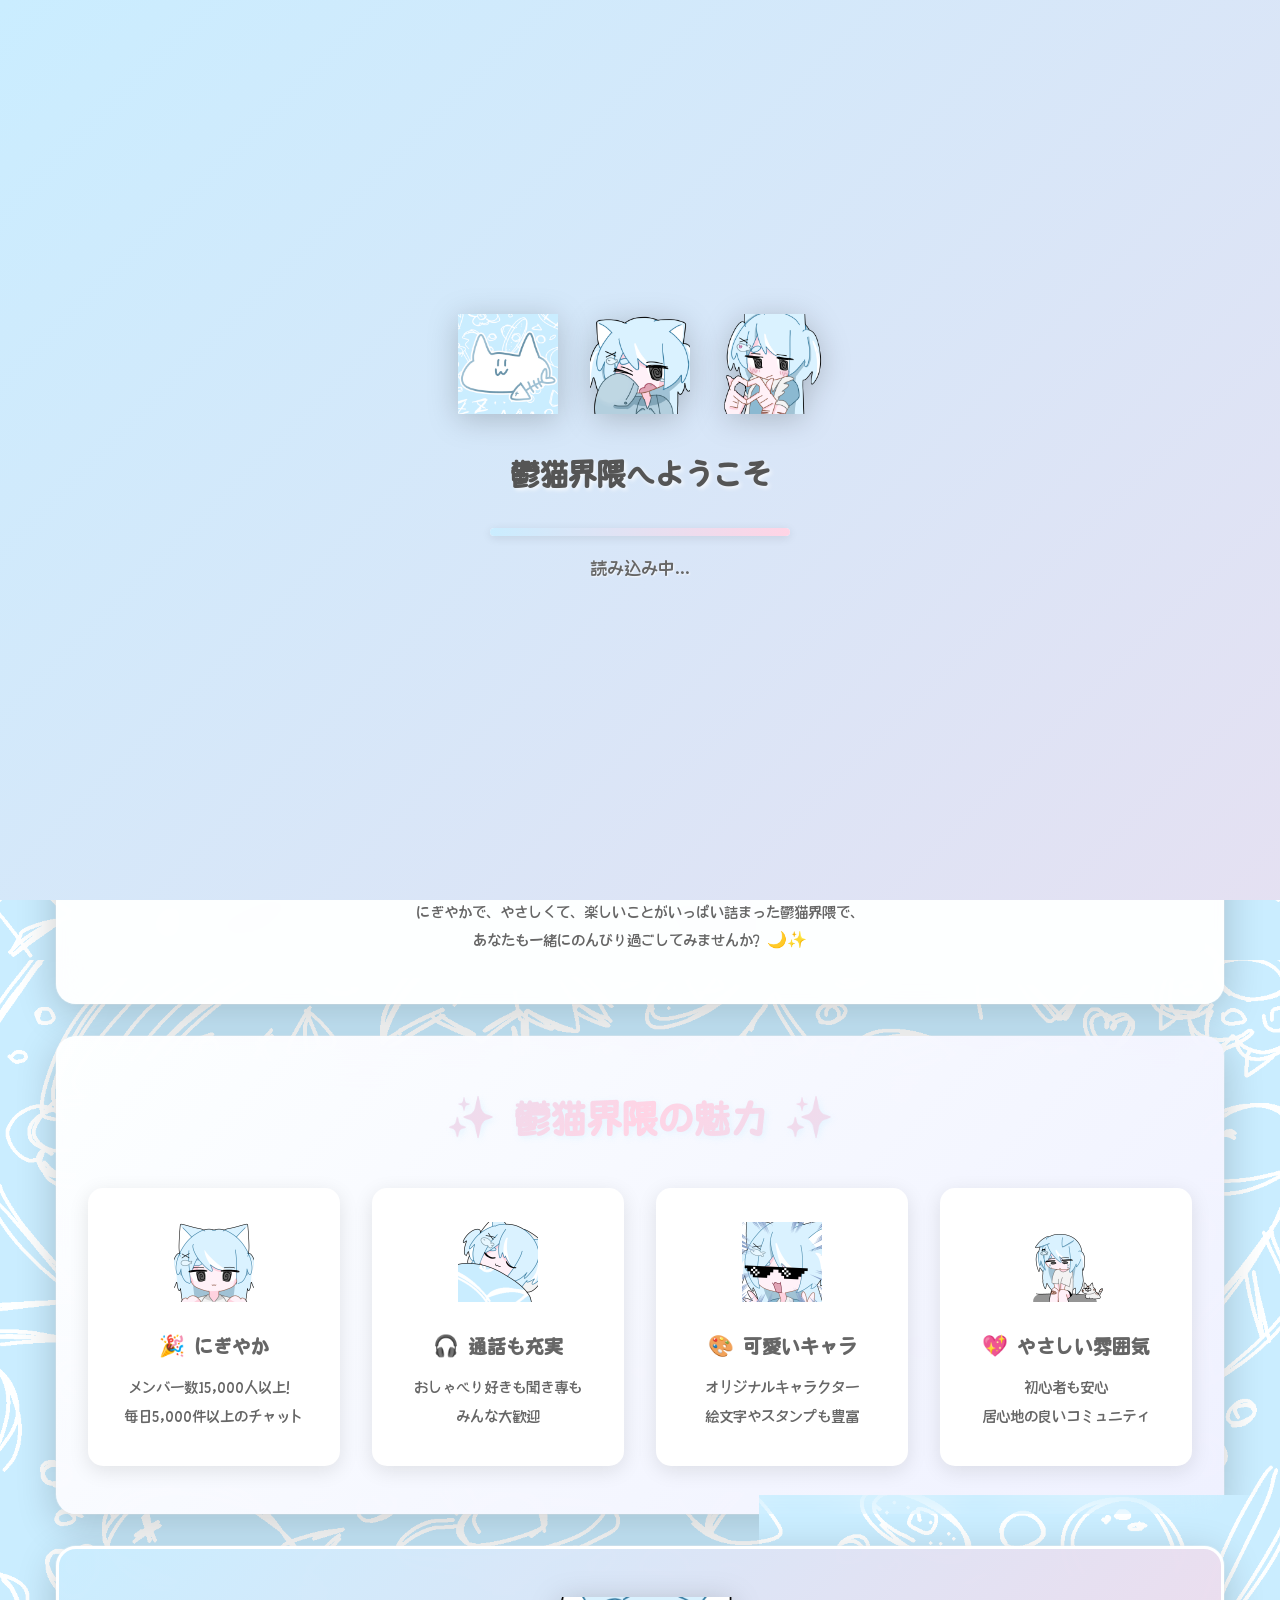
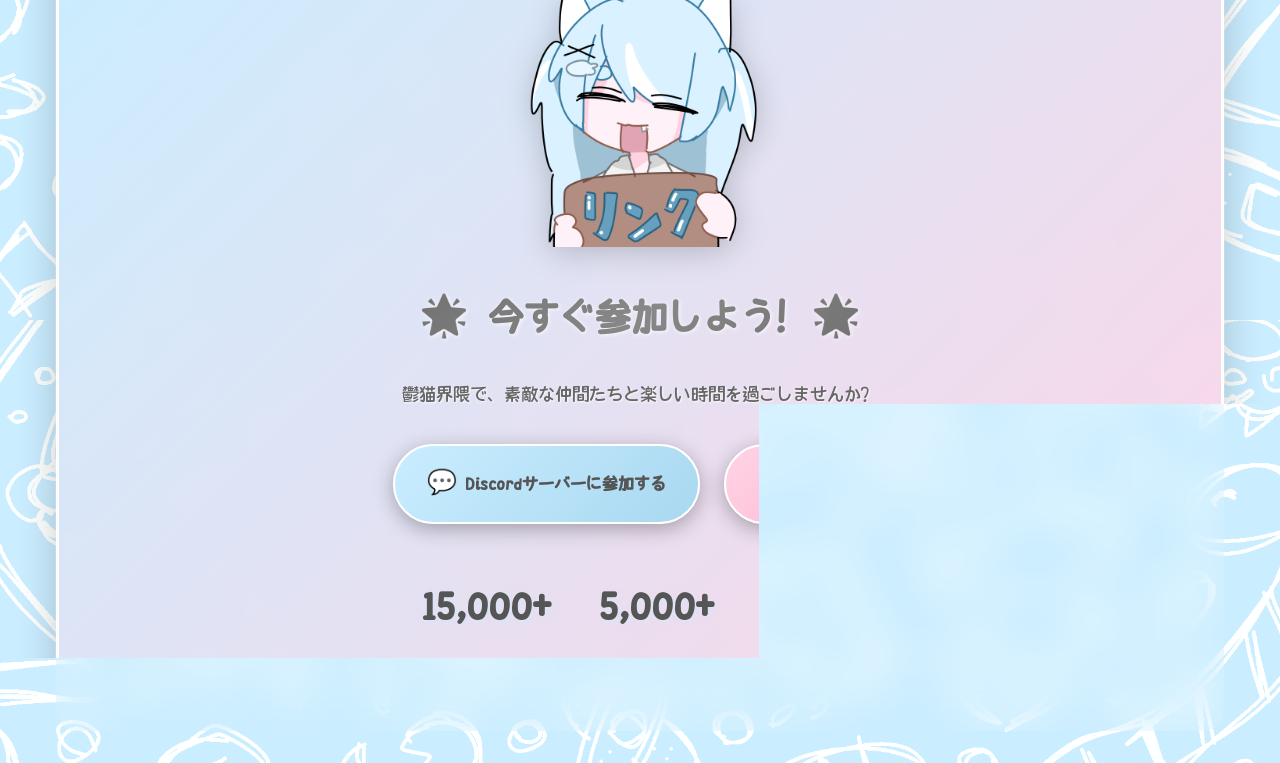
<file: index.html>
<!DOCTYPE html>
<html lang="ja">
<head>
    <meta charset="UTF-8">
    <meta name="viewport" content="width=device-width, initial-scale=1.0">
    <title>鬱猫界隈</title>
    
    <!-- OGP / Open Graph Protocol -->
    <meta property="og:title" content="ホーム - 鬱猫界隈">
    <meta property="og:description" content="メンバー数15,000人以上を誇る、とってもにぎやかで居心地のいい雑談サーバーです">
    <meta property="og:image" content="https://utuneko.com/images/text.png">
    <meta property="og:url" content="https://utuneko.com/">
    <meta property="og:type" content="website">
    <meta property="og:site_name" content="鬱猫界隈">
    
    <!-- Twitter Card -->
    <meta name="twitter:card" content="summary_large_image">
    <meta name="twitter:title" content="ホーム - 鬱猫界隈">
    <meta name="twitter:description" content="メンバー数15,000人以上を誇る、とってもにぎやかで居心地のいい雑談サーバーです">
    <meta name="twitter:image" content="https://utuneko.com/images/text.png">
    
    <!-- Favicon -->
    <link rel="icon" href="images/sunglasses.png" type="image/png">
    
    <link rel="stylesheet" href="style.css">
</head>
<body>
    <div id="particles-container"></div>
    <div class="loading-screen">
        <div class="loading-content">
            <div class="loading-cats">
                <img src="images/cat.png" alt="Loading" class="loading-cat loading-cat-1">
                <img src="images/good_morning.png" alt="Loading" class="loading-cat loading-cat-2">
                <img src="images/finger_heart.png" alt="Loading" class="loading-cat loading-cat-3">
            </div>
            <h2 class="loading-title">鬱猫界隈へようこそ</h2>
            <div class="loading-bar">
                <div class="loading-progress"></div>
            </div>
            <p class="loading-text">読み込み中...</p>
        </div>
    </div>
    <header>
        <div class="header-content">
            <h1 class="fade-in">鬱猫界隈</h1>
            <p class="tagline fade-in">✨ あなたの居場所がここにある ✨</p>
        </div>
        <nav>
            <a href="#intro" class="nav-link">紹介</a>
            <a href="#features" class="nav-link">特徴</a>
            <a href="gallery.html" class="nav-link">ギャラリー</a>
            <a href="#links" class="nav-link">参加する</a>
        </nav>
    </header>
    <main>
        <section id="intro" class="hero-section">
            <div class="floating-images">
                <img src="images/good_morning.png" alt="おはよう" class="float-image float-1">
                <img src="images/finger_heart.png" alt="ハート" class="float-image float-2">
                <img src="images/gao.png" alt="がお" class="float-image float-3">
            </div>
            <img src="images/text.png" alt="鬱猫ちゃん" class="main-cat-image">
            <h2 class="gradient-text">ようこそ、鬱猫界隈へ</h2>
            <p>
                鬱猫界隈はメンバー数15,000人以上を誇る、とってもにぎやかで居心地のいい雑談サーバーです。<br>
                毎日5,000件以上のチャットが飛び交っていて時間帯を問わず、いつ覗いてもわいわい盛り上がっています！<br>
                ちょっとした雑談から深夜のゆる〜いお話まで、気分に合わせて自由に参加できるのが魅力です♪
            </p>
            <p>
                チャットだけでなく、通話も毎日開催されているのでおしゃべりが好きな方や、聞き専でまったり過ごしたい方も大歓迎🎧💭
            </p>
            <p>
                参加したての方でも気軽に参加しやすい雰囲気の鯖です。
            </p>
            <p>
                さらに鬱猫界隈には、とっても可愛いオリジナルキャラクターが存在しています。<br>
                そのキャラをモチーフにしたファンアートや、表情豊かな絵文字、思わず使いたくなるスタンプなどもたくさんあって見ているだけでも癒されちゃいます！
            </p>
            <p>
                にぎやかで、やさしくて、楽しいことがいっぱい詰まった鬱猫界隈で、<br>
                あなたも一緒にのんびり過ごしてみませんか？🌙✨
            </p>
        </section>
        
        <section id="features" class="features-section">
            <h3 class="gradient-text">✨ 鬱猫界隈の魅力 ✨</h3>
            <div class="feature-cards">
                <div class="feature-card slide-in">
                    <img src="images/look.png" alt="アイコン">
                    <h4>🎉 にぎやか</h4>
                    <p>メンバー数15,000人以上！<br>毎日5,000件以上のチャット</p>
                </div>
                <div class="feature-card slide-in">
                    <img src="images/sleeping.png" alt="アイコン">
                    <h4>🎧 通話も充実</h4>
                    <p>おしゃべり好きも聞き専も<br>みんな大歓迎</p>
                </div>
                <div class="feature-card slide-in">
                    <img src="images/sunglasses.png" alt="アイコン">
                    <h4>🎨 可愛いキャラ</h4>
                    <p>オリジナルキャラクター<br>絵文字やスタンプも豊富</p>
                </div>
                <div class="feature-card slide-in">
                    <img src="images/lonly.png" alt="アイコン">
                    <h4>💖 やさしい雰囲気</h4>
                    <p>初心者も安心<br>居心地の良いコミュニティ</p>
                </div>
            </div>
        </section>
        
        <section id="links" class="cta-section">
            <img src="images/urls.png" alt="リンク" class="section-image">
            <h3 class="gradient-text">🌟 今すぐ参加しよう！🌟</h3>
            <p class="cta-text">鬱猫界隈で、素敵な仲間たちと楽しい時間を過ごしませんか？</p>
            <div class="link-buttons">
                <a href="https://discord.gg/utu" class="cta-button discord-button" target="_blank" rel="noopener noreferrer">
                    <span class="button-icon">💬</span>
                    <span>Discordサーバーに参加する</span>
                </a>
                <a href="https://x.com/ut_pqz" class="cta-button twitter-button" target="_blank" rel="noopener noreferrer">
                    <span class="button-icon">🐦</span>
                    <span>Twitter</span>
                </a>
            </div>
            <div class="stats">
                <div class="stat-item">
                    <div class="stat-number">15,000+</div>
                    <div class="stat-label">メンバー</div>
                </div>
                <div class="stat-item">
                    <div class="stat-number">5,000+</div>
                    <div class="stat-label">毎日のチャット</div>
                </div>
                <div class="stat-item">
                    <div class="stat-number">24/7</div>
                    <div class="stat-label">いつでも賑やか</div>
                </div>
            </div>
        </section>
    </main>
    <script src="script.js"></script>
</body>
</html>
</file>
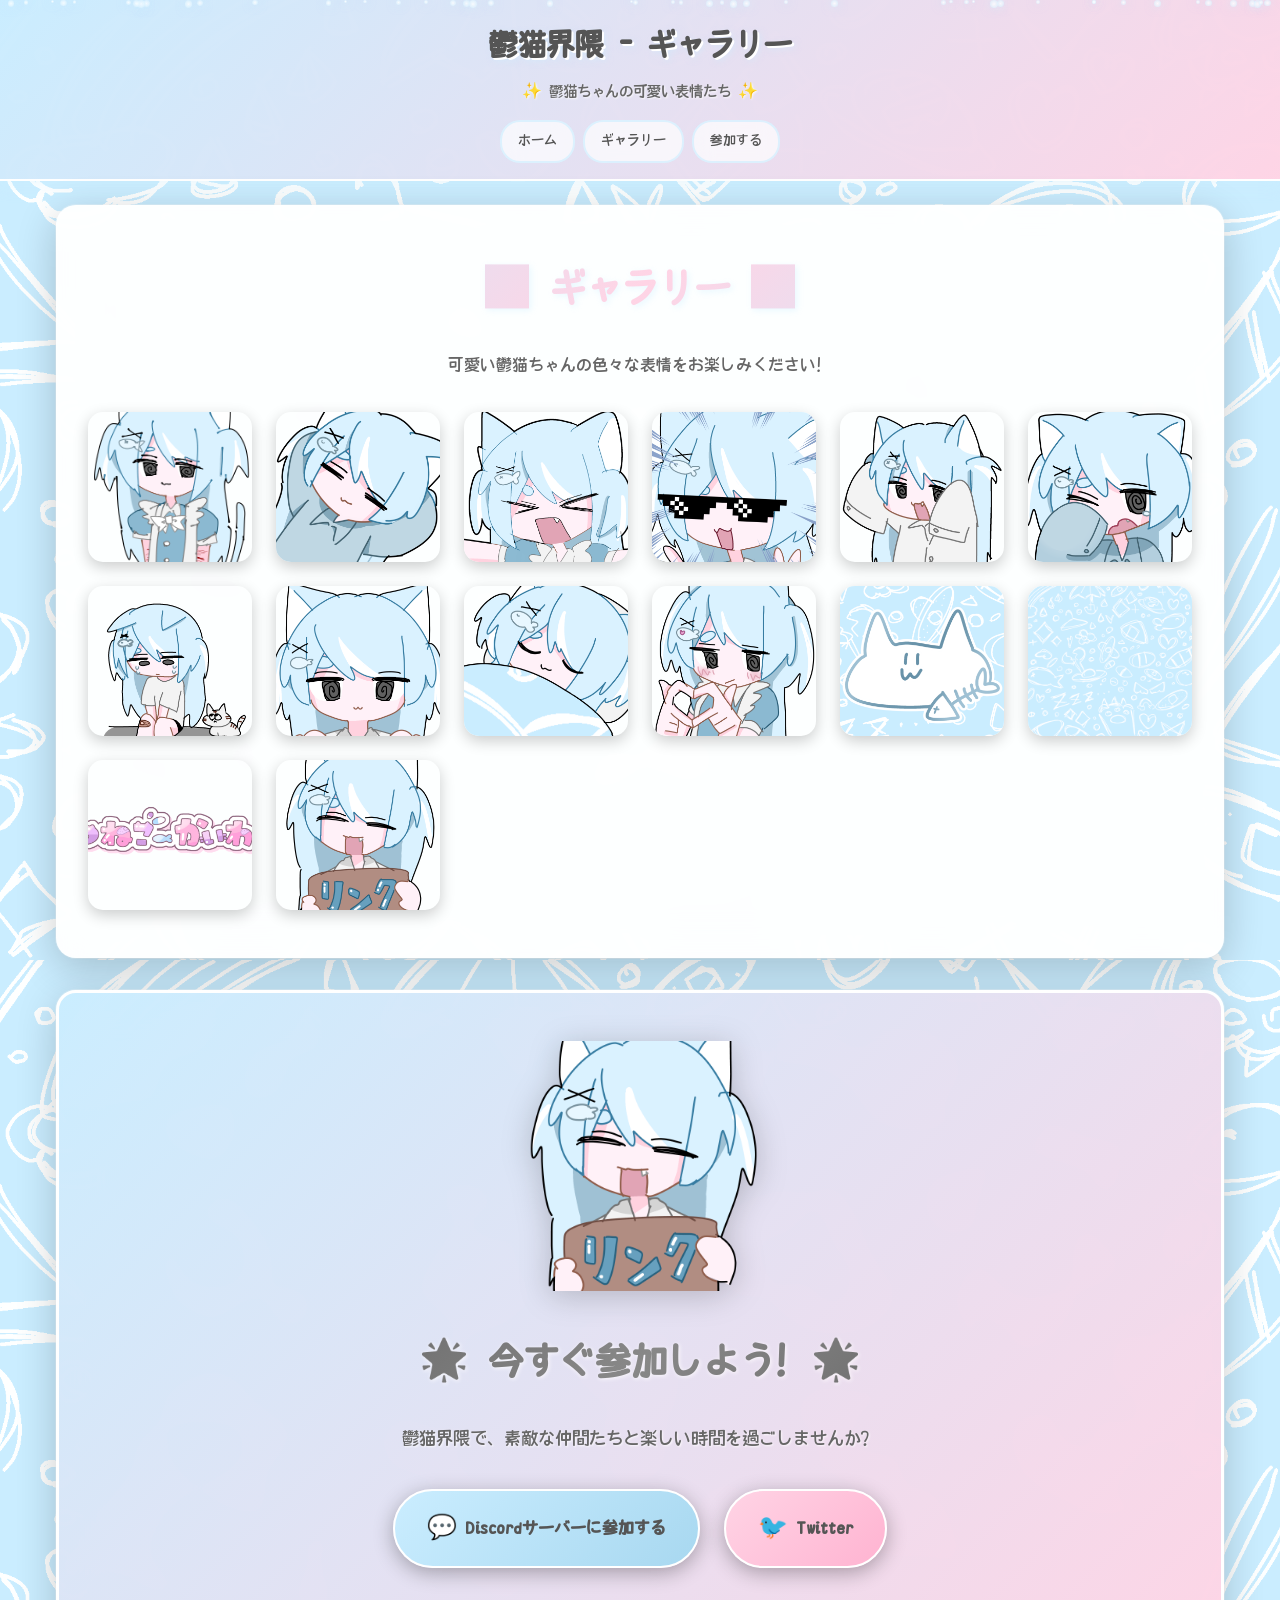
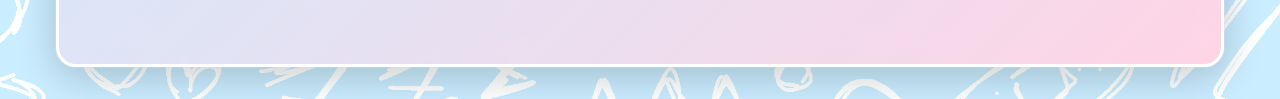
<file: gallery.html>
<!DOCTYPE html>
<html lang="ja">
<head>
    <meta charset="UTF-8">
    <meta name="viewport" content="width=device-width, initial-scale=1.0">
    <title>ギャラリー - 鬱猫界隈</title>
    
    <!-- OGP / Open Graph Protocol -->
    <meta property="og:title" content="ギャラリー - 鬱猫界隈">
    <meta property="og:description" content="可愛い鬱猫ちゃんの色々な表情をお楽しみください！">
    <meta property="og:image" content="https://utuneko.com/images/cat.png">
    <meta property="og:url" content="https://utuneko.com/gallery.html">
    <meta property="og:type" content="website">
    <meta property="og:site_name" content="鬱猫界隈">
    
    <!-- Twitter Card -->
    <meta name="twitter:card" content="summary_large_image">
    <meta name="twitter:title" content="ギャラリー - 鬱猫界隈">
    <meta name="twitter:description" content="可愛い鬱猫ちゃんの色々な表情をお楽しみください！">
    <meta name="twitter:image" content="https://utuneko.com/images/cat.png">
    
    <!-- Favicon -->
    <link rel="icon" href="images/cat.png" type="image/png">
    
    <link rel="stylesheet" href="style.css">
</head>
<body>
    <div id="particles-container"></div>
    
    <header>
        <div class="header-content">
            <h1 class="fade-in">鬱猫界隈 - ギャラリー</h1>
            <p class="tagline fade-in">✨ 鬱猫ちゃんの可愛い表情たち ✨</p>
        </div>
        <nav>
            <a href="index.html" class="nav-link">ホーム</a>
            <a href="gallery.html" class="nav-link">ギャラリー</a>
            <a href="#links" class="nav-link">参加する</a>
        </nav>
    </header>
    
    <main>
        <section id="gallery">
            <h3 class="gradient-text">🖼️ ギャラリー 🖼️</h3>
            <p class="gallery-subtitle">可愛い鬱猫ちゃんの色々な表情をお楽しみください！</p>
            <div class="gallery-grid" id="gallery-container">
                <!--画像ここ-->
            </div>
        </section>
        
        <section id="links" class="cta-section">
            <img src="images/urls.png" alt="リンク" class="section-image">
            <h3 class="gradient-text">🌟 今すぐ参加しよう！🌟</h3>
            <p class="cta-text">鬱猫界隈で、素敵な仲間たちと楽しい時間を過ごしませんか？</p>
            <div class="link-buttons">
                <a href="https://discord.gg/utu" class="cta-button discord-button" target="_blank" rel="noopener noreferrer">
                    <span class="button-icon">💬</span>
                    <span>Discordサーバーに参加する</span>
                </a>
                <a href="https://x.com/ut_pqz" class="cta-button twitter-button" target="_blank" rel="noopener noreferrer">
                    <span class="button-icon">🐦</span>
                    <span>Twitter</span>
                </a>
            </div>
        </section>
    </main>
    
    <script src="gallery.js"></script>
</body>
</html>
</file>
<file: style.css>
@font-face {
    font-family: 'Keinan Mugimaru';
    src: url('keinan-mugimaru.ttf') format('truetype');
    font-weight: normal;
    font-style: normal;
}

* {
    margin: 0;
    padding: 0;
    box-sizing: border-box;
}

body {
    font-family: 'Keinan Mugimaru', 'Helvetica Neue', 'Helvetica', 'Hiragino Sans', 'Hiragino Kaku Gothic ProN', 'Arial', 'Yu Gothic', 'Meiryo', sans-serif;
    line-height: 1.8;
    background-image: url('images/background.png');
    background-size: 100% auto;
    background-position: center top;
    background-attachment: scroll;
    background-repeat: repeat-y;
    color: #666;
    overflow-x: hidden;
    position: relative;
}

@keyframes gradientShift {
    0%, 100% { background-position: 0% 50%; }
    50% { background-position: 100% 50%; }
}

/* ローディング画面 */
.loading-screen {
    position: fixed;
    top: 0;
    left: 0;
    width: 100%;
    height: 100%;
    background: linear-gradient(135deg, #CAEDFF 0%, #ffd4e5 50%, #e8d9ff 100%);
    background-size: 400% 400%;
    animation: gradientShift 3s ease infinite;
    display: flex;
    flex-direction: column;
    justify-content: center;
    align-items: center;
    z-index: 9999;
    transition: opacity 0.5s ease;
}

.loading-content {
    text-align: center;
}

.loading-cats {
    display: flex;
    justify-content: center;
    gap: 2rem;
    margin-bottom: 2rem;
}

.loading-cat {
    width: 100px;
    height: 100px;
    filter: drop-shadow(0 5px 15px rgba(0,0,0,0.2));
}

.loading-cat-1 {
    animation: bounce 1s infinite;
}

.loading-cat-2 {
    animation: bounce 1s infinite 0.2s;
}

.loading-cat-3 {
    animation: bounce 1s infinite 0.4s;
}

.loading-title {
    color: #555;
    font-size: 2rem;
    margin-bottom: 1.5rem;
    text-shadow: 2px 2px 4px rgba(255,255,255,0.8);
    animation: fadeIn 1s ease;
}

.loading-bar {
    width: 300px;
    height: 8px;
    background: rgba(255,255,255,0.5);
    border-radius: 10px;
    overflow: hidden;
    margin: 0 auto 1rem;
    box-shadow: 0 2px 10px rgba(0,0,0,0.1);
}

.loading-progress {
    height: 100%;
    background: linear-gradient(90deg, #CAEDFF, #ffd4e5, #CAEDFF);
    background-size: 200% 100%;
    animation: loadingProgress 2s ease-in-out forwards, shimmer 1s linear infinite;
    border-radius: 10px;
}

@keyframes loadingProgress {
    from { width: 0%; }
    to { width: 100%; }
}

@keyframes shimmer {
    0% { background-position: 200% 0; }
    100% { background-position: -200% 0; }
}

.loading-text {
    color: #666;
    font-size: 1.2rem;
    animation: pulse 1.5s infinite;
    text-shadow: 1px 1px 2px rgba(255,255,255,0.8);
}

/* パーティクル背景 */
#particles-container {
    position: fixed;
    top: 0;
    left: 0;
    width: 100%;
    height: 100%;
    pointer-events: none;
    z-index: 0;
}

.particle {
    position: absolute;
    width: 10px;
    height: 10px;
    background: radial-gradient(circle, rgba(255, 255, 255, 0.8), rgba(202, 237, 255, 0.6));
    border-radius: 50%;
    animation: float 10s infinite;
    box-shadow: 0 0 10px rgba(202, 237, 255, 0.5);
}

@keyframes float {
    0%, 100% {
        transform: translateY(0) translateX(0);
        opacity: 0;
    }
    50% {
        opacity: 1;
    }
    100% {
        transform: translateY(-100vh) translateX(50px);
        opacity: 0;
    }
}

/* ヘッダー */
header {
    background: linear-gradient(135deg, rgba(202, 237, 255, 0.98), rgba(255, 212, 229, 0.98));
    padding: 1rem 0;
    text-align: center;
    box-shadow: 0 5px 15px rgba(202, 237, 255, 0.3);
    border-bottom: 2px solid #fff;
}

.header-content {
    position: relative;
}

.header-cat {
    width: 200px;
    height: auto;
    margin-bottom: 0.5rem;
    filter: drop-shadow(0 3px 10px rgba(255,255,255,0.5));
}

header h1 {
    margin: 0;
    font-size: 2rem;
    color: #555;
    text-shadow: 2px 2px 0px #fff, 3px 3px 6px rgba(202, 237, 255, 0.5);
    font-weight: bold;
}

.tagline {
    color: #666;
    font-size: 1rem;
    margin-top: 0.3rem;
    text-shadow: 1px 1px 2px rgba(255, 255, 255, 0.8);
}

/* ナビゲーション */
nav {
    margin-top: 0.8rem;
    display: flex;
    justify-content: center;
    gap: 0.5rem;
    flex-wrap: wrap;
}

.nav-link {
    color: #555;
    text-decoration: none;
    padding: 0.4rem 1rem;
    font-size: 0.9rem;
    background: rgba(255,255,255,0.7);
    border-radius: 20px;
    transition: all 0.3s;
    backdrop-filter: blur(10px);
    border: 2px solid rgba(202, 237, 255, 0.6);
}

.nav-link:hover {
    background: #CAEDFF;
    color: #333;
    transform: translateY(-3px);
    box-shadow: 0 5px 15px rgba(202, 237, 255, 0.6);
}

/* メインコンテンツ */
main {
    max-width: 1200px;
    margin: 1.5rem auto;
    padding: 0 1rem;
    position: relative;
    z-index: 1;
}

section {
    background: rgba(255, 255, 255, 0.95);
    backdrop-filter: blur(20px);
    padding: 3rem 2rem;
    margin-bottom: 2rem;
    border-radius: 20px;
    box-shadow: 0 10px 40px rgba(0,0,0,0.2), 0 0 0 1px rgba(255,255,255,0.3);
    text-align: center;
    animation: slideUp 0.8s ease;
}

@keyframes slideUp {
    from {
        opacity: 0;
        transform: translateY(50px);
    }
    to {
        opacity: 1;
        transform: translateY(0);
    }
}

/* ヒーローセクション */
.hero-section {
    position: relative;
    overflow: hidden;
}

.floating-images {
    position: absolute;
    width: 100%;
    height: 100%;
    top: 0;
    left: 0;
    pointer-events: none;
    z-index: 0;
}

.float-image {
    position: absolute;
    width: 80px;
    opacity: 0.3;
    animation: floatAround 20s infinite;
}

.float-1 { top: 10%; left: 10%; animation-delay: 0s; }
.float-2 { top: 60%; right: 10%; animation-delay: 5s; }
.float-3 { top: 30%; right: 20%; animation-delay: 10s; }

@keyframes floatAround {
    0%, 100% { transform: translate(0, 0) rotate(0deg); }
    25% { transform: translate(30px, -30px) rotate(5deg); }
    50% { transform: translate(-20px, -50px) rotate(-5deg); }
    75% { transform: translate(20px, -20px) rotate(3deg); }
}

.main-cat-image {
    max-width: 600px;
    width: 100%;
    filter: drop-shadow(0 10px 30px rgba(0,0,0,0.3));
    position: relative;
    z-index: 1;
}

.gradient-text {
    background: linear-gradient(135deg, #CAEDFF 0%, #ffd4e5 50%, #CAEDFF 100%);
    -webkit-background-clip: text;
    -webkit-text-fill-color: transparent;
    background-clip: text;
    font-size: 2.5rem;
    font-weight: bold;
    margin-bottom: 1.5rem;
    filter: drop-shadow(2px 2px 3px rgba(202, 237, 255, 0.4));
}

/* 特徴カード */
.features-section {
    background: linear-gradient(135deg, rgba(255,255,255,0.95), rgba(240,240,255,0.95));
}

.feature-cards {
    display: grid;
    grid-template-columns: repeat(auto-fit, minmax(250px, 1fr));
    gap: 2rem;
    margin-top: 2rem;
}

.feature-card {
    background: white;
    padding: 2rem;
    border-radius: 15px;
    box-shadow: 0 5px 20px rgba(0,0,0,0.1);
    transition: all 0.3s;
    border: 2px solid transparent;
}

.feature-card:hover {
    transform: translateY(-10px) scale(1.05);
    box-shadow: 0 15px 40px rgba(202, 237, 255, 0.6), 0 0 30px rgba(255, 212, 229, 0.4);
    border-color: #CAEDFF;
}

.feature-card img {
    width: 80px;
    height: 80px;
    margin-bottom: 1rem;
}

.feature-card h4 {
    color: #666;
    font-size: 1.3rem;
    margin-bottom: 0.5rem;
}

/* ギャラリー */
.gallery-subtitle {
    color: #666;
    margin-bottom: 2rem;
    font-size: 1.1rem;
}

.gallery-grid {
    display: grid;
    grid-template-columns: repeat(auto-fill, minmax(150px, 1fr));
    gap: 1.5rem;
    margin-top: 2rem;
}

.gallery-item {
    position: relative;
    overflow: hidden;
    border-radius: 15px;
    box-shadow: 0 5px 15px rgba(0,0,0,0.2);
    cursor: pointer;
    transition: all 0.3s;
}

.gallery-item::before {
    content: attr(data-title);
    position: absolute;
    bottom: 0;
    left: 0;
    right: 0;
    background: linear-gradient(to top, rgba(0,0,0,0.8), transparent);
    color: white;
    padding: 1rem 0.5rem;
    transform: translateY(100%);
    transition: transform 0.3s;
    font-size: 0.9rem;
}

.gallery-item:hover::before {
    transform: translateY(0);
}

.gallery-item:hover {
    transform: scale(1.1) rotate(2deg);
    box-shadow: 0 10px 30px rgba(202, 237, 255, 0.8), 0 0 20px rgba(255, 212, 229, 0.6);
    z-index: 10;
}

.gallery-item img {
    width: 100%;
    height: 150px;
    object-fit: cover;
    display: block;
    transition: transform 0.3s;
}

.gallery-item:hover img {
    transform: scale(1.2);
}

/* CTAセクション */
.cta-section {
    background: linear-gradient(135deg, rgba(202, 237, 255, 0.98), rgba(255, 212, 229, 0.98));
    color: #555;
    border: 3px solid #fff;
}

.section-image {
    max-width: 250px;
    width: 100%;
    margin-bottom: 1.5rem;
    filter: drop-shadow(0 5px 15px rgba(0,0,0,0.2));
}

.cta-section .gradient-text {
    background: linear-gradient(135deg, #555 0%, #888 50%, #555 100%);
    -webkit-background-clip: text;
    -webkit-text-fill-color: transparent;
    background-clip: text;
    filter: drop-shadow(1px 1px 2px rgba(255, 255, 255, 0.8));
}

.cta-text {
    font-size: 1.2rem;
    margin-bottom: 2rem;
    text-shadow: 1px 1px 2px rgba(255, 255, 255, 0.8);
    color: #666;
}

.link-buttons {
    display: flex;
    justify-content: center;
    gap: 1.5rem;
    flex-wrap: wrap;
    margin-bottom: 3rem;
}

.cta-button {
    display: inline-flex;
    align-items: center;
    gap: 0.5rem;
    padding: 1rem 2rem;
    text-decoration: none;
    border-radius: 50px;
    font-weight: bold;
    font-size: 1.1rem;
    transition: all 0.3s;
    box-shadow: 0 5px 20px rgba(0,0,0,0.3);
}

.discord-button {
    background: linear-gradient(135deg, #CAEDFF, #a8d8f0);
    color: #555;
    border: 2px solid #fff;
}

.discord-button:hover {
    transform: translateY(-5px) scale(1.05);
    box-shadow: 0 10px 30px rgba(202, 237, 255, 0.8);
    background: linear-gradient(135deg, #a8d8f0, #CAEDFF);
}

.twitter-button {
    background: linear-gradient(135deg, #ffd4e5, #ffb3d1);
    color: #555;
    border: 2px solid #fff;
}

.twitter-button:hover {
    transform: translateY(-5px) scale(1.05);
    box-shadow: 0 10px 30px rgba(255, 212, 229, 0.8);
    background: linear-gradient(135deg, #ffb3d1, #ffd4e5);
}

.button-icon {
    font-size: 1.5rem;
}

/* 統計情報 */
.stats {
    display: flex;
    justify-content: center;
    gap: 3rem;
    flex-wrap: wrap;
    margin-top: 2rem;
}

.stat-item {
    text-align: center;
}

.stat-number {
    font-size: 2.5rem;
    font-weight: bold;
    text-shadow: 2px 2px 4px rgba(202, 237, 255, 0.5);
    color: #555;
}

.stat-label {
    font-size: 1rem;
    opacity: 0.9;
    margin-top: 0.5rem;
}

/* フッター */
footer {
    text-align: center;
    padding: 2rem 0;
    color: #999;
    text-shadow: 1px 1px 2px rgba(255, 255, 255, 0.8);
    position: relative;
    z-index: 1;
}

/* アニメーション */
@keyframes bounce {
    0%, 100% { transform: translateY(0); }
    50% { transform: translateY(-20px); }
}

@keyframes pulse {
    0%, 100% { opacity: 1; }
    50% { opacity: 0.5; }
}

.bounce {
    animation: bounce 2s infinite;
}

.pulse {
    animation: pulse 2s infinite;
}

.fade-in {
    animation: fadeIn 1s ease;
}

@keyframes fadeIn {
    from { opacity: 0; }
    to { opacity: 1; }
}

.slide-in {
    animation: slideIn 0.8s ease;
}

@keyframes slideIn {
    from {
        opacity: 0;
        transform: translateX(-50px);
    }
    to {
        opacity: 1;
        transform: translateX(0);
    }
}

/* レスポンシブ */
@media (max-width: 768px) {
    header h1 {
        font-size: 2rem;
    }
    
    .header-cat {
        width: 150px;
    }
    
    .main-cat-image {
        max-width: 90%;
    }
    
    .gradient-text {
        font-size: 1.8rem;
    }
    
    .feature-cards {
        grid-template-columns: 1fr;
    }
    
    .gallery-grid {
        grid-template-columns: repeat(auto-fill, minmax(120px, 1fr));
    }
    
    .stats {
        gap: 1.5rem;
    }
    
    .link-buttons {
        flex-direction: column;
        align-items: center;
    }
    
    .cta-button {
        width: 100%;
        max-width: 300px;
        justify-content: center;
    }
}
</file>
